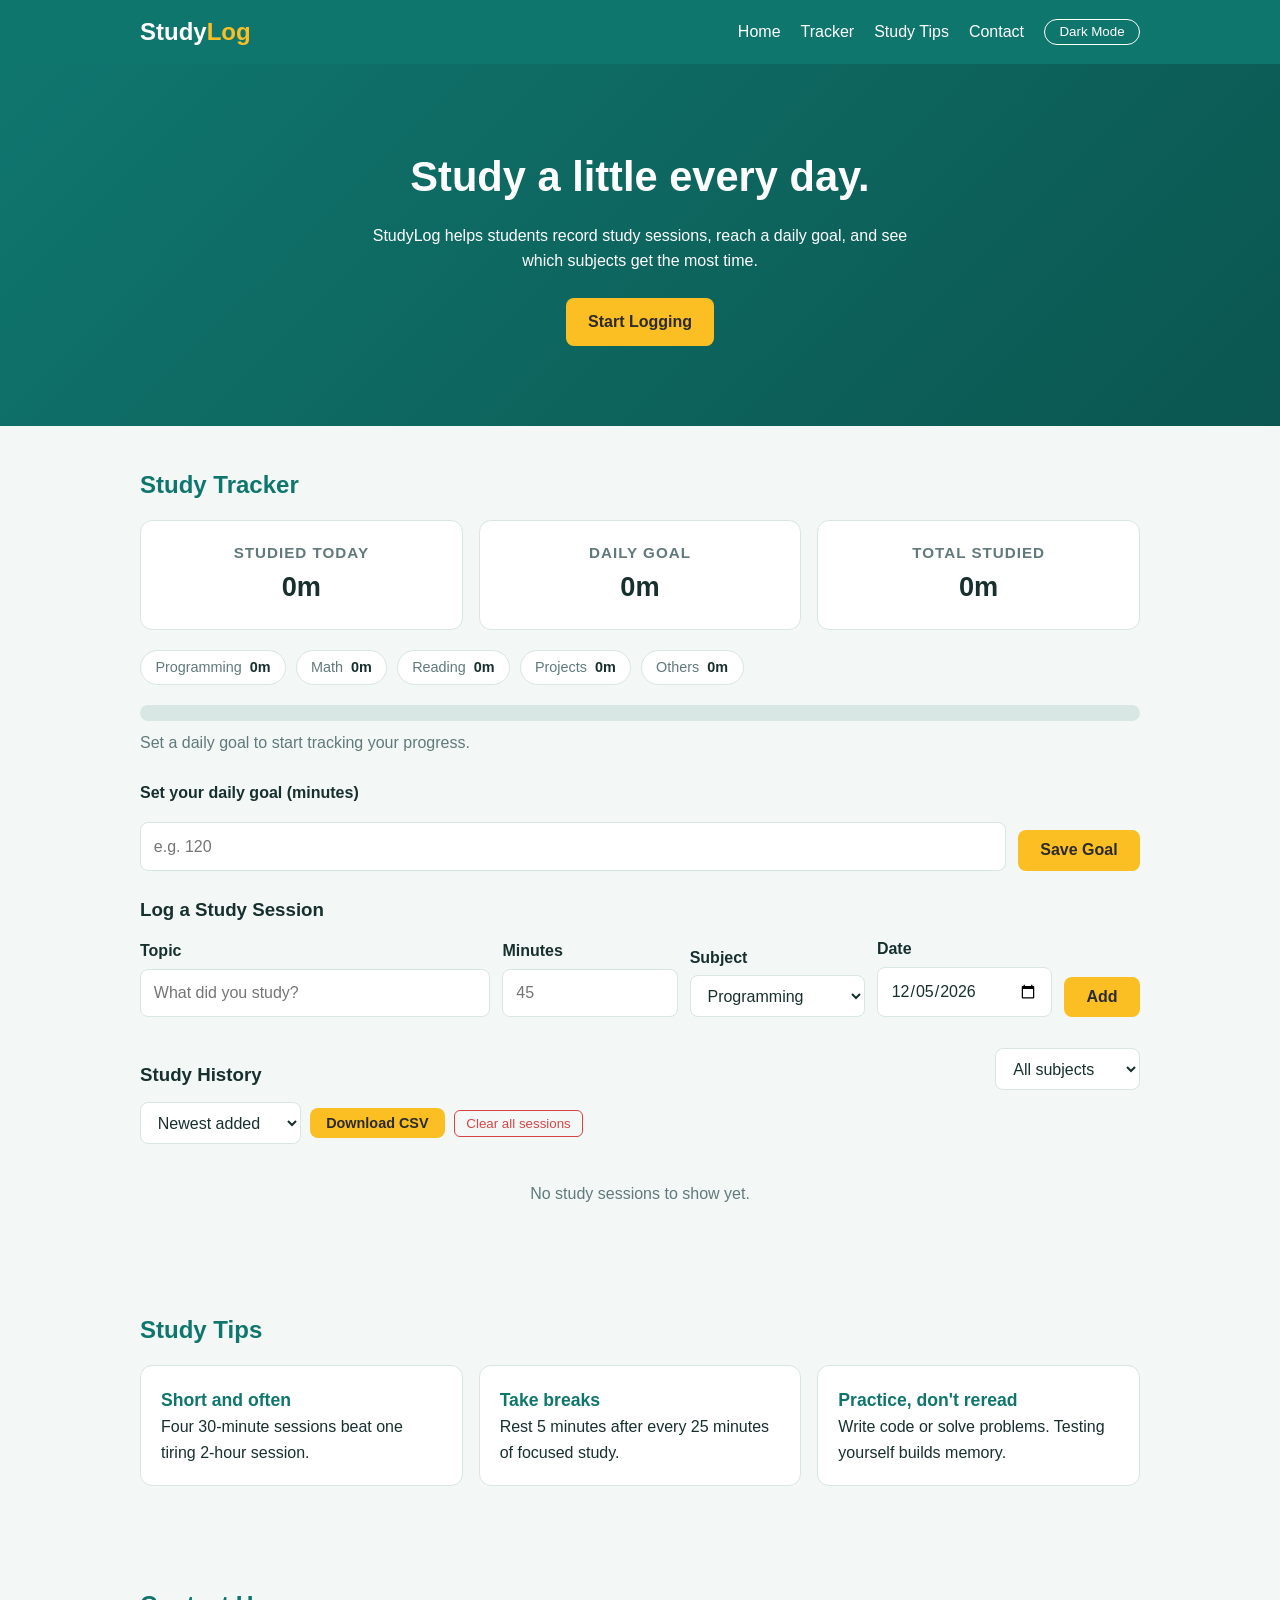
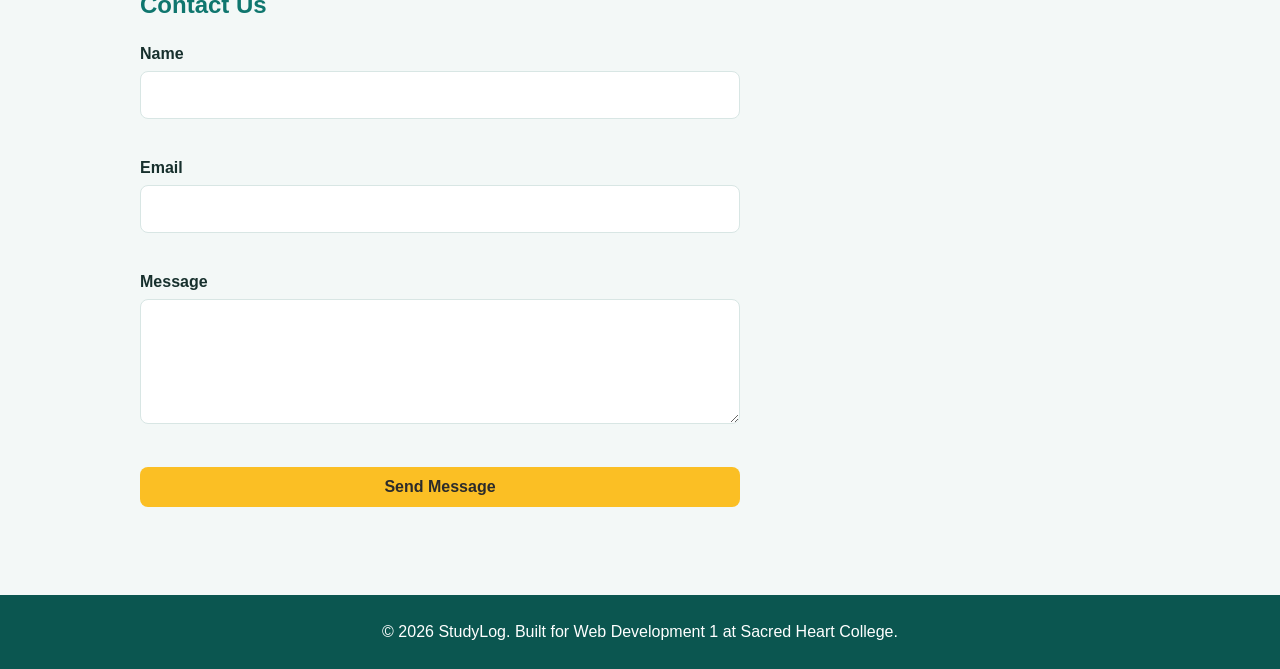
<file: index.html>
<!DOCTYPE html>
<html lang="en">
<head>
  <meta charset="UTF-8">
  <meta name="viewport" content="width=device-width, initial-scale=1.0">
  <title>StudyLog | Study Time Tracker for Students</title>
  <link rel="stylesheet" href="style.css">
</head>
<body>


  <header class="site-header">
    <div class="container nav-wrap">
      <a href="#home" class="logo">Study<span>Log</span></a>
      <button id="menuBtn" class="menu-btn" aria-label="Toggle menu">&#9776;</button>
      <nav id="navMenu" class="nav-menu">
        <a href="#home">Home</a>
        <a href="#tracker">Tracker</a>
        <a href="#tips">Study Tips</a>
        <a href="#contact">Contact</a>
        <button id="themeBtn" class="theme-btn">Dark Mode</button>
      </nav>
    </div>
  </header>


  <main>
    <section id="home" class="hero">
      <div class="container">
        <h1>Study a little every day.</h1>
        <p>StudyLog helps students record study sessions, reach a daily goal, and see which subjects get the most time.</p>
        <a href="#tracker" class="btn">Start Logging</a>
      </div>
    </section>


    <section id="tracker" class="section container">
      <h2>Study Tracker</h2>
      <div class="cards">
        <div class="card"><h3>Studied Today</h3><p id="todayDisplay" class="amount">0m</p></div>
        <div class="card"><h3>Daily Goal</h3><p id="goalDisplay" class="amount">0m</p></div>
        <div class="card"><h3>Total Studied</h3><p id="totalDisplay" class="amount">0m</p></div>
      </div>
      <div id="categoryTotals" class="cat-totals"></div>
      <div class="progress"><div id="progressBar" class="progress-bar"></div></div>
      <p id="goalMessage" class="message"></p>


      <form id="goalForm" class="inline-form">
        <label for="goalInput">Set your daily goal (minutes)</label>
        <input type="number" id="goalInput" min="5" step="5" placeholder="e.g. 120">
        <button type="submit" class="btn">Save Goal</button>
      </form>


      <h3 class="subhead">Log a Study Session</h3>
      <form id="sessionForm" class="form-grid">
        <div><label for="sessionTopic">Topic</label>
          <input type="text" id="sessionTopic" placeholder="What did you study?"></div>
        <div><label for="sessionMinutes">Minutes</label>
          <input type="number" id="sessionMinutes" min="1" step="1" placeholder="45"></div>
        <div><label for="sessionCategory">Subject</label>
          <select id="sessionCategory">
            <option value="Programming">Programming</option>
            <option value="Math">Math</option>
            <option value="Reading">Reading</option>
            <option value="Projects">Projects</option>
            <option value="Others">Others</option>
          </select></div>
        <div><label for="sessionDate">Date</label>
          <input type="date" id="sessionDate"></div>
        <div class="btn-row">
          <button type="submit" id="sessionSubmit" class="btn">Add</button>
          <button type="button" id="cancelEdit" class="btn" hidden>Cancel</button>
        </div>
      </form>
      <p id="sessionError" class="error"></p>


      <div class="list-header">
        <h3 class="subhead">Study History</h3>
        <select id="filterCategory" aria-label="Filter by subject">
          <option value="All">All subjects</option>
          <option value="Programming">Programming</option>
          <option value="Math">Math</option>
          <option value="Reading">Reading</option>
          <option value="Projects">Projects</option>
          <option value="Others">Others</option>
        </select>
      </div>
      <div class="toolbar">
        <select id="sortBy" aria-label="Sort sessions">
          <option value="newest">Newest added</option>
          <option value="most">Most minutes</option>
          <option value="least">Fewest minutes</option>
        </select>
        <button type="button" id="exportBtn" class="btn small">Download CSV</button>
        <button type="button" id="clearAll" class="delete-btn">Clear all sessions</button>
      </div>
      <ul id="sessionList" class="session-list"></ul>
    </section>


    <section id="tips" class="section container">
      <h2>Study Tips</h2>
      <div class="cards tips">
        <div class="card"><h3>Short and often</h3><p>Four 30-minute sessions beat one tiring 2-hour session.</p></div>
        <div class="card"><h3>Take breaks</h3><p>Rest 5 minutes after every 25 minutes of focused study.</p></div>
        <div class="card"><h3>Practice, don't reread</h3><p>Write code or solve problems. Testing yourself builds memory.</p></div>
      </div>
    </section>


    <section id="contact" class="section container">
      <h2>Contact Us</h2>
      <form id="contactForm" class="stack-form" novalidate>
        <div><label for="contactName">Name</label>
          <input type="text" id="contactName"><small id="nameError" class="error"></small></div>
        <div><label for="contactEmail">Email</label>
          <input type="email" id="contactEmail"><small id="emailError" class="error"></small></div>
        <div><label for="contactMessage">Message</label>
          <textarea id="contactMessage" rows="4"></textarea><small id="messageError" class="error"></small></div>
        <button type="submit" class="btn">Send Message</button>
        <p id="formSuccess" class="success"></p>
      </form>
    </section>
  </main>


  <footer class="site-footer">
    <p>&copy; <span id="year"></span> StudyLog. Built for Web Development 1 at Sacred Heart College.</p>
  </footer>


  <script src="script.js"></script>
</body>
</html>
</file>
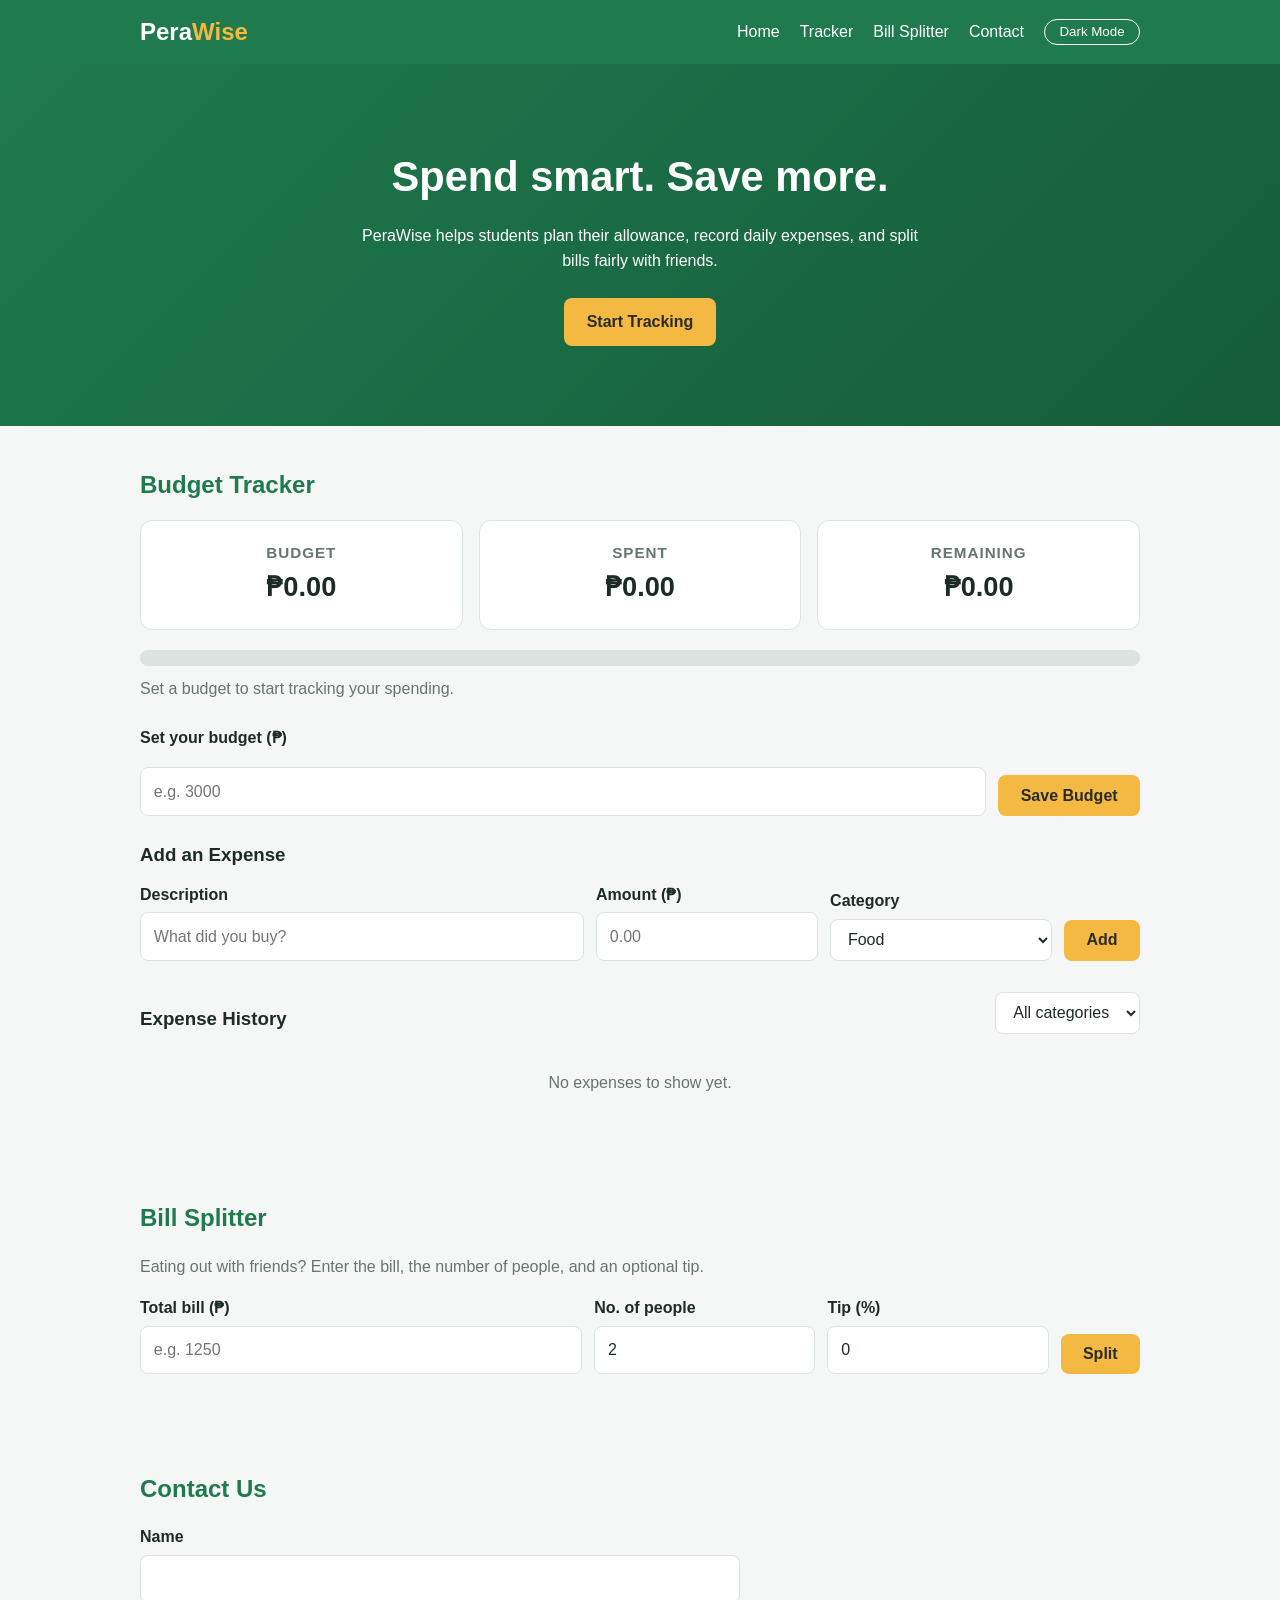
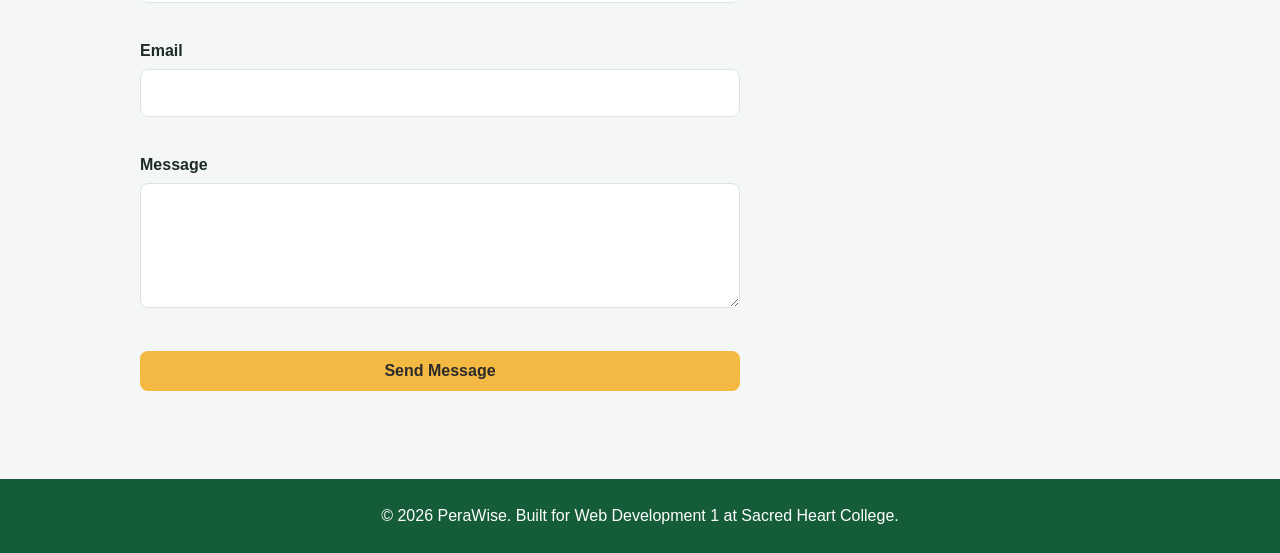
<file: Perawise/index.html>
<!DOCTYPE html>
<html lang="en">
<head>
  <meta charset="UTF-8">
  <meta name="viewport" content="width=device-width, initial-scale=1.0">
  <title>PeraWise | Student Budget Tracker</title>
  <link rel="stylesheet" href="style.css">
</head>
<body>
 
  <!-- Step 3: header and navigation go here -->
 <header class="site-header">
  <div class="container nav-wrap">
    <a href="#home" class="logo">Pera<span>Wise</span></a>
 
    <button id="menuBtn" class="menu-btn" aria-label="Toggle menu">&#9776;</button>
 
    <nav id="navMenu" class="nav-menu">
      <a href="#home">Home</a>
      <a href="#tracker">Tracker</a>
      <a href="#splitter">Bill Splitter</a>
      <a href="#contact">Contact</a>
      <button id="themeBtn" class="theme-btn">Dark Mode</button>
    </nav>
  </div>
</header>

  <main>
    <!-- Step 4: hero section -->
     <section id="home" class="hero">
  <div class="container">
    <h1>Spend smart. Save more.</h1>
    <p>PeraWise helps students plan their allowance, record daily
       expenses, and split bills fairly with friends.</p>
    <a href="#tracker" class="btn">Start Tracking</a>
  </div>
</section>

    <!-- Step 5: budget tracker section -->
     <section id="tracker" class="section container">
  <h2>Budget Tracker</h2>
 
  <!-- Summary cards -->
  <div class="cards">
    <div class="card">
      <h3>Budget</h3>
      <p id="budgetDisplay" class="amount">₱0.00</p>
    </div>
    <div class="card">
      <h3>Spent</h3>
      <p id="spentDisplay" class="amount">₱0.00</p>
    </div>
    <div class="card">
      <h3>Remaining</h3>
      <p id="remainingDisplay" class="amount">₱0.00</p>
    </div>
  </div>
 
  <div class="progress">
    <div id="progressBar" class="progress-bar"></div>
  </div>
  <p id="budgetMessage" class="message"></p>
 
  <!-- Set the budget -->
  <form id="budgetForm" class="inline-form">
    <label for="budgetInput">Set your budget (₱)</label>
    <input type="number" id="budgetInput" min="1" step="0.01" placeholder="e.g. 3000">
    <button type="submit" class="btn">Save Budget</button>
  </form>
 
  <!-- Add an expense -->
  <h3 class="subhead">Add an Expense</h3>
  <form id="expenseForm" class="form-grid">
    <div>
      <label for="expenseDesc">Description</label>
      <input type="text" id="expenseDesc" placeholder="What did you buy?">
    </div>
    <div>
      <label for="expenseAmount">Amount (₱)</label>
      <input type="number" id="expenseAmount" min="0.01" step="0.01" placeholder="0.00">
    </div>
    <div>
      <label for="expenseCategory">Category</label>
      <select id="expenseCategory">
        <option value="Food">Food</option>
        <option value="Transport">Transport</option>
        <option value="School">School</option>
        <option value="Bills">Bills</option>
        <option value="Others">Others</option>
      </select>
    </div>
    <button type="submit" class="btn">Add</button>
  </form>
  <p id="expenseError" class="error"></p>
 
  <!-- Expense history -->
  <div class="list-header">
    <h3 class="subhead">Expense History</h3>
    <select id="filterCategory" aria-label="Filter by category">
      <option value="All">All categories</option>
      <option value="Food">Food</option>
      <option value="Transport">Transport</option>
      <option value="School">School</option>
      <option value="Bills">Bills</option>
      <option value="Others">Others</option>
    </select>
  </div>
  <ul id="expenseList" class="expense-list"></ul>
</section>

    <!-- Step 6: bill splitter section -->
     <section id="splitter" class="section container">
  <h2>Bill Splitter</h2>
  <p class="section-note">Eating out with friends? Enter the bill, the number
     of people, and an optional tip.</p>
 
  <form id="splitForm" class="form-grid">
    <div>
      <label for="billAmount">Total bill (₱)</label>
      <input type="number" id="billAmount" min="0" step="0.01" placeholder="e.g. 1250">
    </div>
    <div>
      <label for="peopleCount">No. of people</label>
      <input type="number" id="peopleCount" min="1" step="1" value="2">
    </div>
    <div>
      <label for="tipPercent">Tip (%)</label>
      <input type="number" id="tipPercent" min="0" step="1" value="0">
    </div>
    <button type="submit" class="btn">Split</button>
  </form>
 
  <p id="splitResult" class="result"></p>
</section>

    <!-- Step 7: contact section -->
     
<section id="contact" class="section container">
  <h2>Contact Us</h2>
 
  <form id="contactForm" class="stack-form" novalidate>
    <div>
      <label for="contactName">Name</label>
      <input type="text" id="contactName">
      <small id="nameError" class="error"></small>
    </div>
    <div>
      <label for="contactEmail">Email</label>
      <input type="email" id="contactEmail">
      <small id="emailError" class="error"></small>
    </div>
    <div>
      <label for="contactMessage">Message</label>
      <textarea id="contactMessage" rows="4"></textarea>
      <small id="messageError" class="error"></small>
    </div>
    <button type="submit" class="btn">Send Message</button>
    <p id="formSuccess" class="success"></p>
  </form>
</section>

  </main>
 
  <!-- Step 8: footer goes here -->
 <footer class="site-footer">
  <p>&copy; <span id="year"></span> PeraWise. Built for Web Development 1
     at Sacred Heart College.</p>
</footer>

  <script src="script.js"></script>
</body>
</html>
</file>
<file: style.css>
:root {
  --primary: #0f766e; --primary-dark: #0b5650; --accent: #fbbf24;
  --bg: #f3f8f7; --card: #ffffff; --text: #17302d; --muted: #61797a;
  --border: #d8e6e4; --heading: #0f766e; --danger: #d64545;
  --warning: #e69f1c; --success: #0f766e;
}
body.dark {
  --bg: #0f1a19; --card: #182726; --text: #e5f2f0; --muted: #9bb5b2;
  --border: #2a403e; --heading: #fbbf24; --success: #6fd49b;
}


/* baseplate */
* { box-sizing: border-box; margin: 0; padding: 0; }
html { scroll-behavior: smooth; scroll-padding-top: 70px; }
body { font-family: "Segoe UI", Arial, sans-serif; background: var(--bg); color: var(--text); line-height: 1.6; transition: background 0.3s, color 0.3s; }
.container { width: min(1000px, 92%); margin: 0 auto; }
.section { padding: 2.5rem 0; }
h2 { color: var(--heading); margin-bottom: 1rem; }
[hidden] { display: none !important; }


/* navigation */
.site-header { position: sticky; top: 0; z-index: 10; background: var(--primary); }
.nav-wrap { display: flex; justify-content: space-between; align-items: center; padding: 0.8rem 0; }
.logo { color: #fff; font-size: 1.5rem; font-weight: 700; text-decoration: none; }
.logo span { color: var(--accent); }
.nav-menu { display: flex; align-items: center; gap: 1.25rem; }
.nav-menu a { color: #fff; text-decoration: none; font-weight: 500; }
.nav-menu a:hover { color: var(--accent); }
.menu-btn { display: none; background: none; border: none; color: #fff; font-size: 1.8rem; cursor: pointer; }
.theme-btn { background: transparent; color: #fff; border: 1px solid #fff; border-radius: 20px; padding: 0.3rem 0.9rem; cursor: pointer; }
.theme-btn:hover { background: #fff; color: var(--primary); }


/* buttons */
.hero { background: linear-gradient(135deg, var(--primary), var(--primary-dark)); color: #fff; text-align: center; padding: 5rem 0; }
.hero h1 { font-size: 2.6rem; margin-bottom: 0.75rem; }
.hero p { max-width: 560px; margin: 0 auto 1.5rem; }
.btn { display: inline-block; background: var(--accent); color: #2b2b2b; border: none; border-radius: 8px; padding: 0.7rem 1.4rem; font-size: 1rem; font-weight: 600; text-decoration: none; cursor: pointer; transition: transform 0.2s; }
.btn:hover { transform: translateY(-2px); }
.btn.small { padding: 0.45rem 1rem; font-size: 0.9rem; }
.btn-row { display: flex; gap: 0.5rem; }


/* card */
.cards { display: grid; grid-template-columns: repeat(3, 1fr); gap: 1rem; margin-bottom: 1.25rem; }
.card { background: var(--card); border: 1px solid var(--border); border-radius: 12px; padding: 1.25rem; text-align: center; }
.card h3 { color: var(--muted); font-size: 0.95rem; text-transform: uppercase; letter-spacing: 1px; }
.tips .card { text-align: left; }
.tips .card h3 { color: var(--heading); text-transform: none; font-size: 1.1rem; letter-spacing: 0; }
.amount { font-size: 1.7rem; font-weight: 700; }
.cat-totals { display: flex; flex-wrap: wrap; gap: 0.6rem; margin-bottom: 1.25rem; }
.cat-chip { display: flex; gap: 0.5rem; align-items: baseline; background: var(--card); border: 1px solid var(--border); border-radius: 20px; padding: 0.3rem 0.9rem; font-size: 0.9rem; }
.cat-chip span { color: var(--muted); }
.progress { height: 16px; background: var(--border); border-radius: 10px; overflow: hidden; }
.progress-bar { height: 100%; width: 0; background: var(--primary); transition: width 0.4s ease; }
.progress-bar.warning { background: var(--warning); }
.progress-bar.done { background: var(--success); }
.message { margin: 0.6rem 0 1.5rem; color: var(--muted); font-weight: 500; }


/* form */
label { display: block; font-weight: 600; margin-bottom: 0.3rem; }
input, select, textarea { width: 100%; padding: 0.65rem 0.8rem; border: 1px solid var(--border); border-radius: 8px; background: var(--card); color: var(--text); font: inherit; }
input:focus, select:focus, textarea:focus { outline: 2px solid var(--primary); border-color: transparent; }
.inline-form { display: flex; flex-wrap: wrap; align-items: flex-end; gap: 0.75rem; margin-bottom: 1.5rem; }
.inline-form label { width: 100%; }
.inline-form input { flex: 1; width: auto; min-width: 180px; }
.form-grid { display: grid; grid-template-columns: 2fr 1fr 1fr 1fr auto; gap: 0.75rem; align-items: end; }
.stack-form { display: grid; gap: 1rem; max-width: 600px; }
.subhead { margin: 1.5rem 0 0.75rem; }


/* lista */
.list-header { display: flex; justify-content: space-between; align-items: center; gap: 1rem; }
.list-header select, .toolbar select { width: auto; }
.toolbar { display: flex; flex-wrap: wrap; align-items: center; gap: 0.6rem; margin-bottom: 0.8rem; }
.session-list { list-style: none; }
.session-item { display: flex; align-items: center; gap: 1rem; background: var(--card); border: 1px solid var(--border); border-radius: 10px; padding: 0.8rem 1rem; margin-bottom: 0.6rem; }
.session-info { flex: 1; display: flex; flex-direction: column; }
.session-info .meta { color: var(--muted); font-size: 0.85rem; }
.session-time { font-weight: 700; }
.edit-btn { background: transparent; color: var(--heading); border: 1px solid var(--heading); border-radius: 6px; padding: 0.3rem 0.7rem; cursor: pointer; }
.edit-btn:hover { background: var(--heading); color: var(--card); }
.delete-btn { background: transparent; color: var(--danger); border: 1px solid var(--danger); border-radius: 6px; padding: 0.3rem 0.7rem; cursor: pointer; }
.delete-btn:hover { background: var(--danger); color: #fff; }
.empty { text-align: center; color: var(--muted); padding: 1.5rem; }
.error { display: block; min-height: 1.2rem; color: var(--danger); font-size: 0.9rem; }
.success { color: var(--success); font-weight: 600; }
.site-footer { margin-top: 2rem; padding: 1.5rem 0; background: var(--primary-dark); color: #fff; text-align: center; }


/* response */
@media (max-width: 700px) {
  .menu-btn { display: block; }
  .nav-menu { display: none; position: absolute; top: 100%; left: 0; right: 0; flex-direction: column; padding: 1rem 0; background: var(--primary-dark); }
  .nav-menu.open { display: flex; }
  .hero h1 { font-size: 2rem; }
  .cards, .form-grid { grid-template-columns: 1fr; }
  .list-header { flex-direction: column; align-items: stretch; }
  .list-header select { width: 100%; }
  .session-item { flex-wrap: wrap; }
}
</file>
<file: Perawise/style.css>
/* ===== 1. VARIABLES: colors live in one place ===== */
:root {
  --primary: #1f7a4d;
  --primary-dark: #155c39;
  --accent: #f4b942;
  --bg: #f5f7f6;
  --card: #ffffff;
  --text: #1d2b25;
  --muted: #66756d;
  --border: #dce4df;
  --heading: #1f7a4d;
  --danger: #d64545;
  --warning: #e69f1c;
  --success: #1f7a4d;
}
 
/* Dark mode: same names, new values (applied when <body class="dark">) */
body.dark {
  --bg: #121a16;
  --card: #1b2621;
  --text: #e8f0eb;
  --muted: #9db0a5;
  --border: #2c3a33;
  --heading: #f4b942;
  --success: #6fd49b;
}
 
/* ===== 2. RESET AND BASE STYLES ===== */
* {
  box-sizing: border-box;
  margin: 0;
  padding: 0;
}
 
html {
  scroll-behavior: smooth;
  scroll-padding-top: 70px;
}
 
body {
  font-family: "Segoe UI", Arial, sans-serif;
  background: var(--bg);
  color: var(--text);
  line-height: 1.6;
  transition: background 0.3s, color 0.3s;
}
 
.container {
  width: min(1000px, 92%);
  margin: 0 auto;
}
 
.section {
  padding: 2.5rem 0;
}
 
h2 {
  color: var(--heading);
  margin-bottom: 1rem;
}

/* ===== 3. HEADER AND NAVIGATION ===== */
.site-header {
  position: sticky;
  top: 0;
  z-index: 10;
  background: var(--primary);
}
 
.nav-wrap {
  display: flex;
  justify-content: space-between;
  align-items: center;
  padding: 0.8rem 0;
}
 
.logo {
  color: #fff;
  font-size: 1.5rem;
  font-weight: 700;
  text-decoration: none;
}
 
.logo span {
  color: var(--accent);
}
 
.nav-menu {
  display: flex;
  align-items: center;
  gap: 1.25rem;
}
 
.nav-menu a {
  color: #fff;
  text-decoration: none;
  font-weight: 500;
}
 
.nav-menu a:hover {
  color: var(--accent);
}
 
.menu-btn {
  display: none;            /* hidden on big screens */
  background: none;
  border: none;
  color: #fff;
  font-size: 1.8rem;
  cursor: pointer;
}
 
.theme-btn {
  background: transparent;
  color: #fff;
  border: 1px solid #fff;
  border-radius: 20px;
  padding: 0.3rem 0.9rem;
  cursor: pointer;
}
 
.theme-btn:hover {
  background: #fff;
  color: var(--primary);
}
/* ===== 4. HERO SECTION AND BUTTONS ===== */
.hero {
  background: linear-gradient(135deg, var(--primary), var(--primary-dark));
  color: #fff;
  text-align: center;
  padding: 5rem 0;
}
 
.hero h1 {
  font-size: 2.6rem;
  margin-bottom: 0.75rem;
}
 
.hero p {
  max-width: 560px;
  margin: 0 auto 1.5rem;
}
 
.btn {
  display: inline-block;
  background: var(--accent);
  color: #2b2b2b;
  border: none;
  border-radius: 8px;
  padding: 0.7rem 1.4rem;
  font-size: 1rem;
  font-weight: 600;
  text-decoration: none;
  cursor: pointer;
  transition: transform 0.2s;
}
 
.btn:hover {
  transform: translateY(-2px);
}
/* ===== 5. SUMMARY CARDS AND PROGRESS BAR ===== */
.cards {
  display: grid;
  grid-template-columns: repeat(3, 1fr);
  gap: 1rem;
  margin-bottom: 1.25rem;
}
 
.card {
  background: var(--card);
  border: 1px solid var(--border);
  border-radius: 12px;
  padding: 1.25rem;
  text-align: center;
}
 
.card h3 {
  color: var(--muted);
  font-size: 0.95rem;
  text-transform: uppercase;
  letter-spacing: 1px;
}
 
.amount {
  font-size: 1.7rem;
  font-weight: 700;
}
 
.amount.negative {
  color: var(--danger);
}
 
.progress {
  height: 16px;
  background: var(--border);
  border-radius: 10px;
  overflow: hidden;
}
 
.progress-bar {
  height: 100%;
  width: 0;
  background: var(--primary);
  transition: width 0.4s ease;
}
 
.progress-bar.warning {
  background: var(--warning);
}
 
.progress-bar.danger {
  background: var(--danger);
}
 
.message {
  margin: 0.6rem 0 1.5rem;
  color: var(--muted);
  font-weight: 500;
}
/* ===== 6. FORMS ===== */
label {
  display: block;
  font-weight: 600;
  margin-bottom: 0.3rem;
}
 
input,
select,
textarea {
  width: 100%;
  padding: 0.65rem 0.8rem;
  border: 1px solid var(--border);
  border-radius: 8px;
  background: var(--card);
  color: var(--text);
  font: inherit;
}
 
input:focus,
select:focus,
textarea:focus {
  outline: 2px solid var(--primary);
  border-color: transparent;
}
 
.inline-form {
  display: flex;
  flex-wrap: wrap;
  align-items: flex-end;
  gap: 0.75rem;
  margin-bottom: 1.5rem;
}
 
.inline-form label {
  width: 100%;
}
 
.inline-form input {
  flex: 1;
  width: auto;
  min-width: 180px;
}
 
.form-grid {
  display: grid;
  grid-template-columns: 2fr 1fr 1fr auto;
  gap: 0.75rem;
  align-items: end;
}
 
.stack-form {
  display: grid;
  gap: 1rem;
  max-width: 600px;
}
 
.subhead {
  margin: 1.5rem 0 0.75rem;
}
 
.section-note {
  color: var(--muted);
  margin-bottom: 1rem;
}
/* ===== 7. EXPENSE LIST, MESSAGES AND FOOTER ===== */
.list-header {
  display: flex;
  justify-content: space-between;
  align-items: center;
  gap: 1rem;
}
 
.list-header select {
  width: auto;
}
 
.expense-list {
  list-style: none;
}
 
.expense-item {
  display: flex;
  align-items: center;
  gap: 1rem;
  background: var(--card);
  border: 1px solid var(--border);
  border-radius: 10px;
  padding: 0.8rem 1rem;
  margin-bottom: 0.6rem;
}
 
.expense-info {
  flex: 1;
  display: flex;
  flex-direction: column;
}
 
.expense-info .meta {
  color: var(--muted);
  font-size: 0.85rem;
}
 
.expense-amount {
  font-weight: 700;
}
 
.delete-btn {
  background: transparent;
  color: var(--danger);
  border: 1px solid var(--danger);
  border-radius: 6px;
  padding: 0.3rem 0.7rem;
  cursor: pointer;
}
 
.delete-btn:hover {
  background: var(--danger);
  color: #fff;
}
 
.empty {
  text-align: center;
  color: var(--muted);
  padding: 1.5rem;
}
 
.error {
  display: block;
  min-height: 1.2rem;
  color: var(--danger);
  font-size: 0.9rem;
}
 
.success {
  color: var(--success);
  font-weight: 600;
}
 
.result {
  margin-top: 1rem;
  font-size: 1.15rem;
  font-weight: 600;
  color: var(--heading);
}
 
.site-footer {
  margin-top: 2rem;
  padding: 1.5rem 0;
  background: var(--primary-dark);
  color: #fff;
  text-align: center;
}
/* ===== 8. RESPONSIVE DESIGN (phones and small screens) ===== */
@media (max-width: 700px) {
  .menu-btn {
    display: block;
  }
 
  .nav-menu {
    display: none;           /* hidden until the menu button is clicked */
    position: absolute;
    top: 100%;
    left: 0;
    right: 0;
    flex-direction: column;
    padding: 1rem 0;
    background: var(--primary-dark);
  }
 
  .nav-menu.open {
    display: flex;           /* JavaScript adds the "open" class */
  }
 
  .hero h1 {
    font-size: 2rem;
  }
 
  .cards,
  .form-grid {
    grid-template-columns: 1fr;
  }
 
  .expense-item {
    flex-wrap: wrap;
  }
}
</file>
